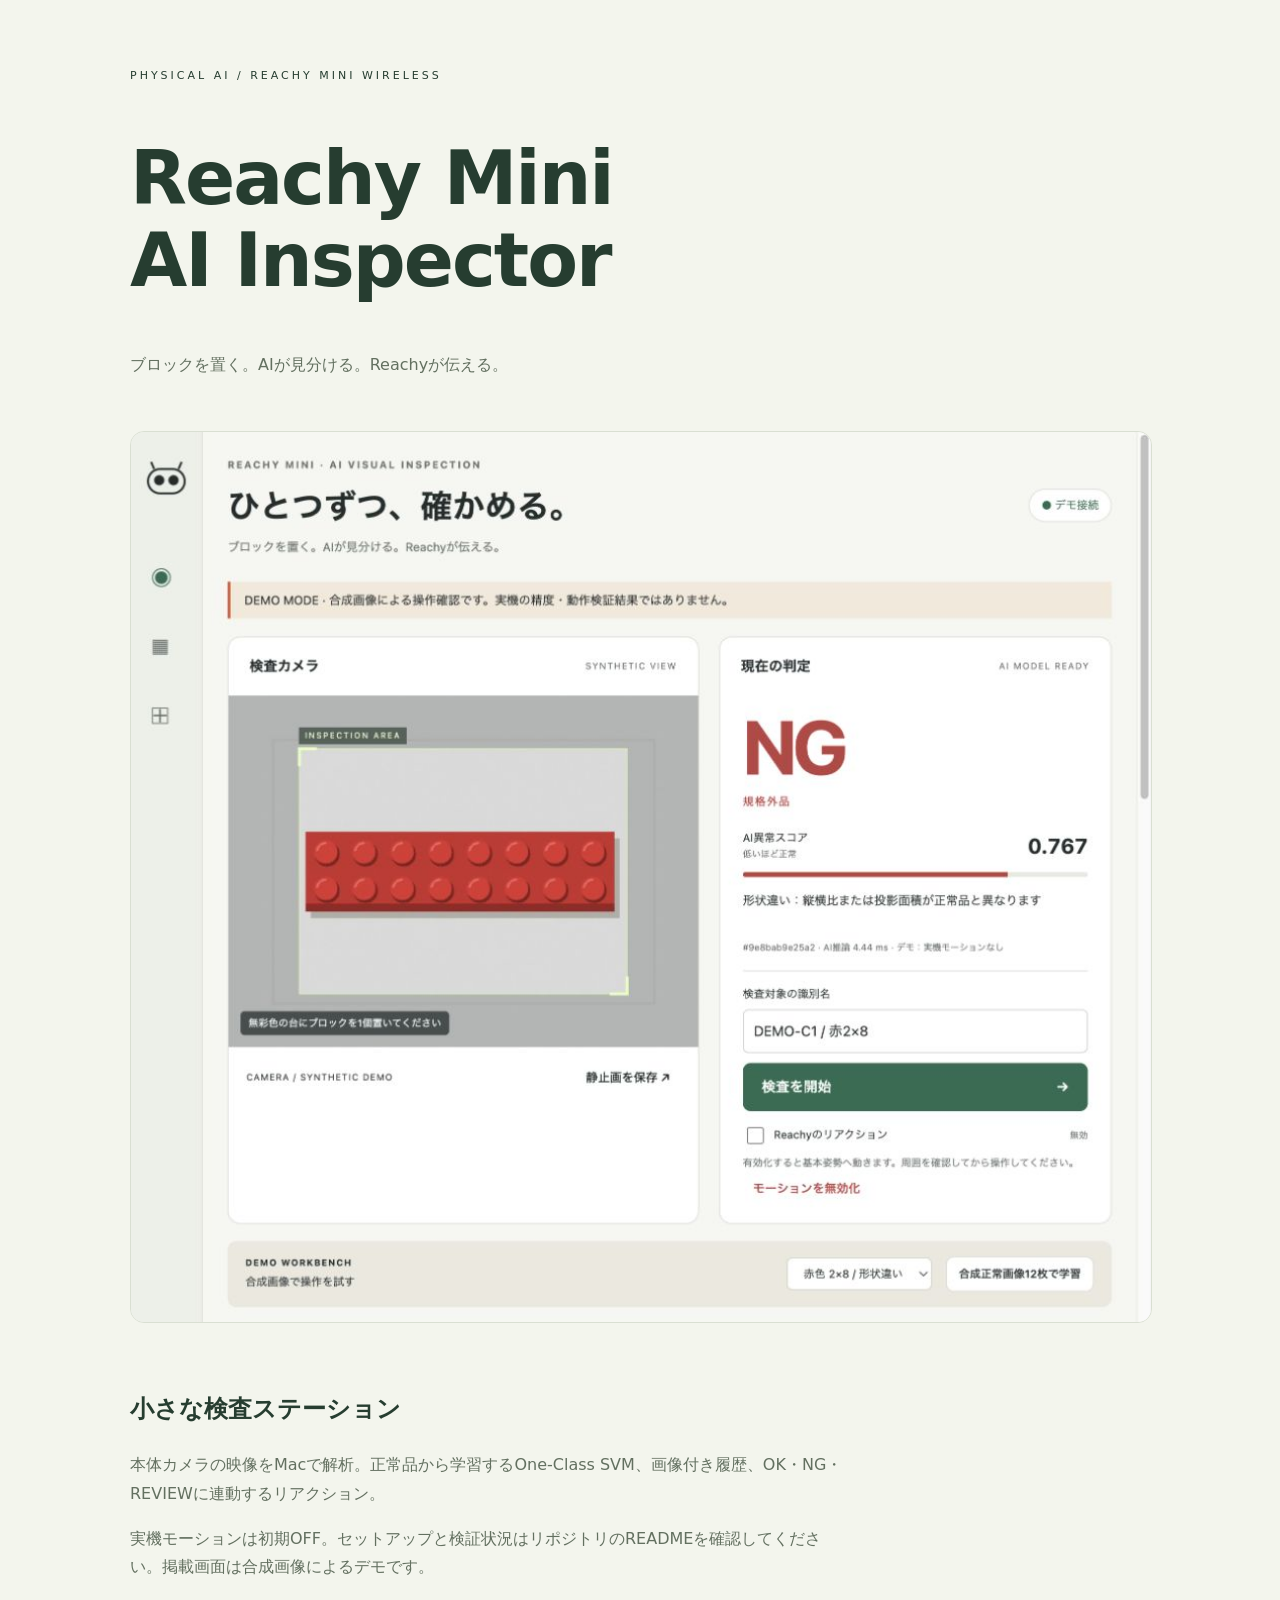
<file: reachy-mini-ai-inspector/index.html>
<!doctype html><html lang="ja"><meta charset="utf-8"><meta name="viewport" content="width=device-width,initial-scale=1"><title>Reachy Mini AI Inspector</title><link rel="stylesheet" href="style.css"><main><small>PHYSICAL AI / REACHY MINI WIRELESS</small><h1>Reachy Mini<br>AI Inspector</h1><p>ブロックを置く。AIが見分ける。Reachyが伝える。</p><img src="doc/dashboard-demo.jpg" alt="合成画像で確認した検査ダッシュボード"><section><h2>小さな検査ステーション</h2><p>本体カメラの映像をMacで解析。正常品から学習するOne-Class SVM、画像付き履歴、OK・NG・REVIEWに連動するリアクション。</p><p>実機モーションは初期OFF。セットアップと検証状況はリポジトリのREADMEを確認してください。掲載画面は合成画像によるデモです。</p></section></main></html>
</file>
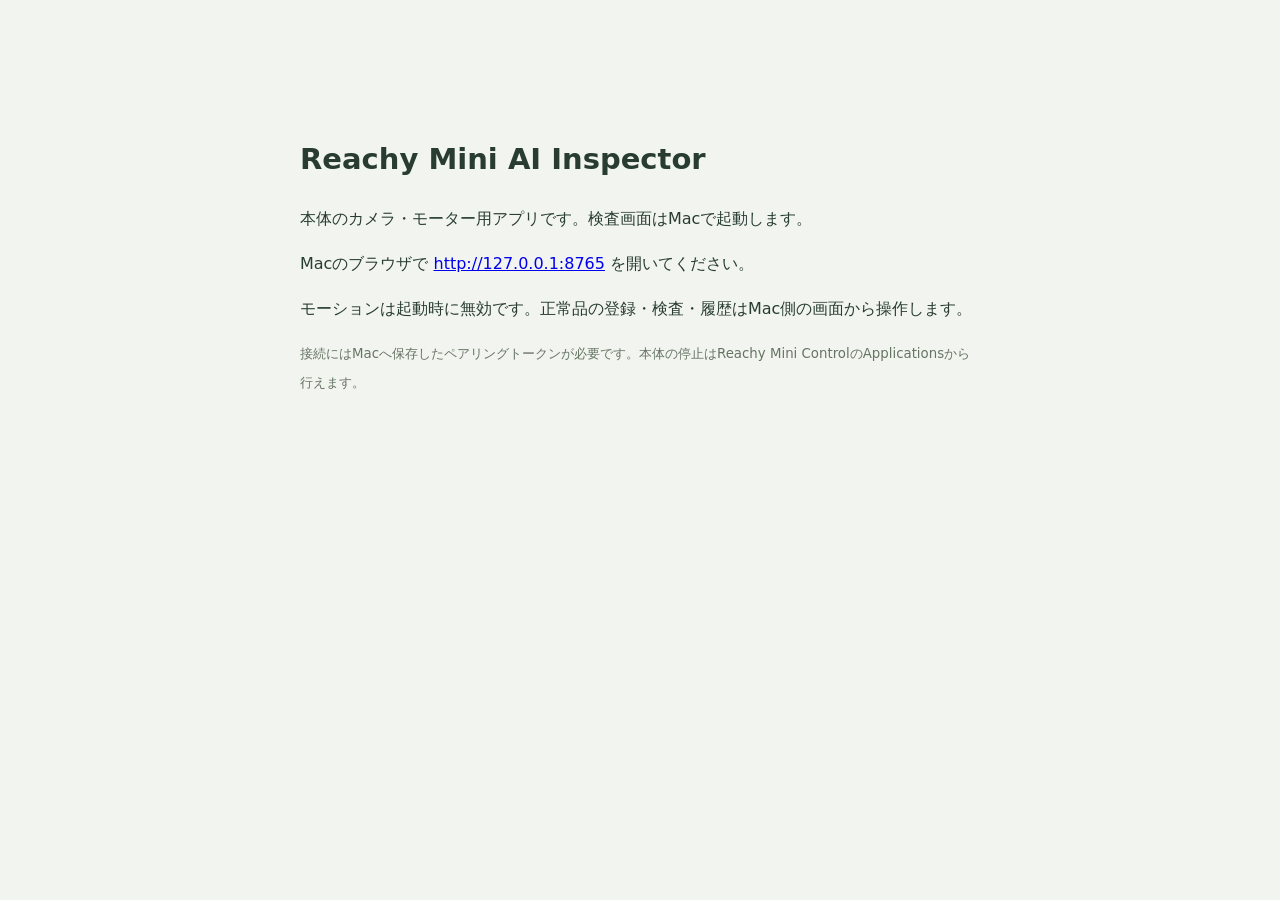
<file: reachy-mini-ai-inspector/reachy_mini_ai_inspector/static/index.html>
<!doctype html><html lang="ja"><meta charset="utf-8"><meta name="viewport" content="width=device-width,initial-scale=1"><title>Reachy Mini AI Inspector / Robot</title><style>body{font:16px/1.8 system-ui;background:#f2f5ef;color:#283c32;max-width:680px;margin:10vh auto;padding:24px}h1{font-size:29px}code{background:#e0e8dc;padding:5px}small{color:#667464}</style><h1>Reachy Mini AI Inspector</h1><p>本体のカメラ・モーター用アプリです。検査画面はMacで起動します。</p><p>Macのブラウザで <a href="http://127.0.0.1:8765">http://127.0.0.1:8765</a> を開いてください。</p><p>モーションは起動時に無効です。正常品の登録・検査・履歴はMac側の画面から操作します。</p><small>接続にはMacへ保存したペアリングトークンが必要です。本体の停止はReachy Mini ControlのApplicationsから行えます。</small></html>
</file>
<file: reachy-mini-ai-inspector/style.css>
body{margin:0;background:#f3f5ed;color:#263d30;font:16px/1.8 system-ui}main{max-width:1020px;margin:auto;padding:60px 25px}small{letter-spacing:3px;font-size:11px}h1{font-size:clamp(42px,6vw,74px);line-height:1.1;letter-spacing:-2px}img{width:100%;border-radius:14px;border:1px solid #d9dfd2;margin:35px 0}section{max-width:720px}p{color:#637060}
</file>
